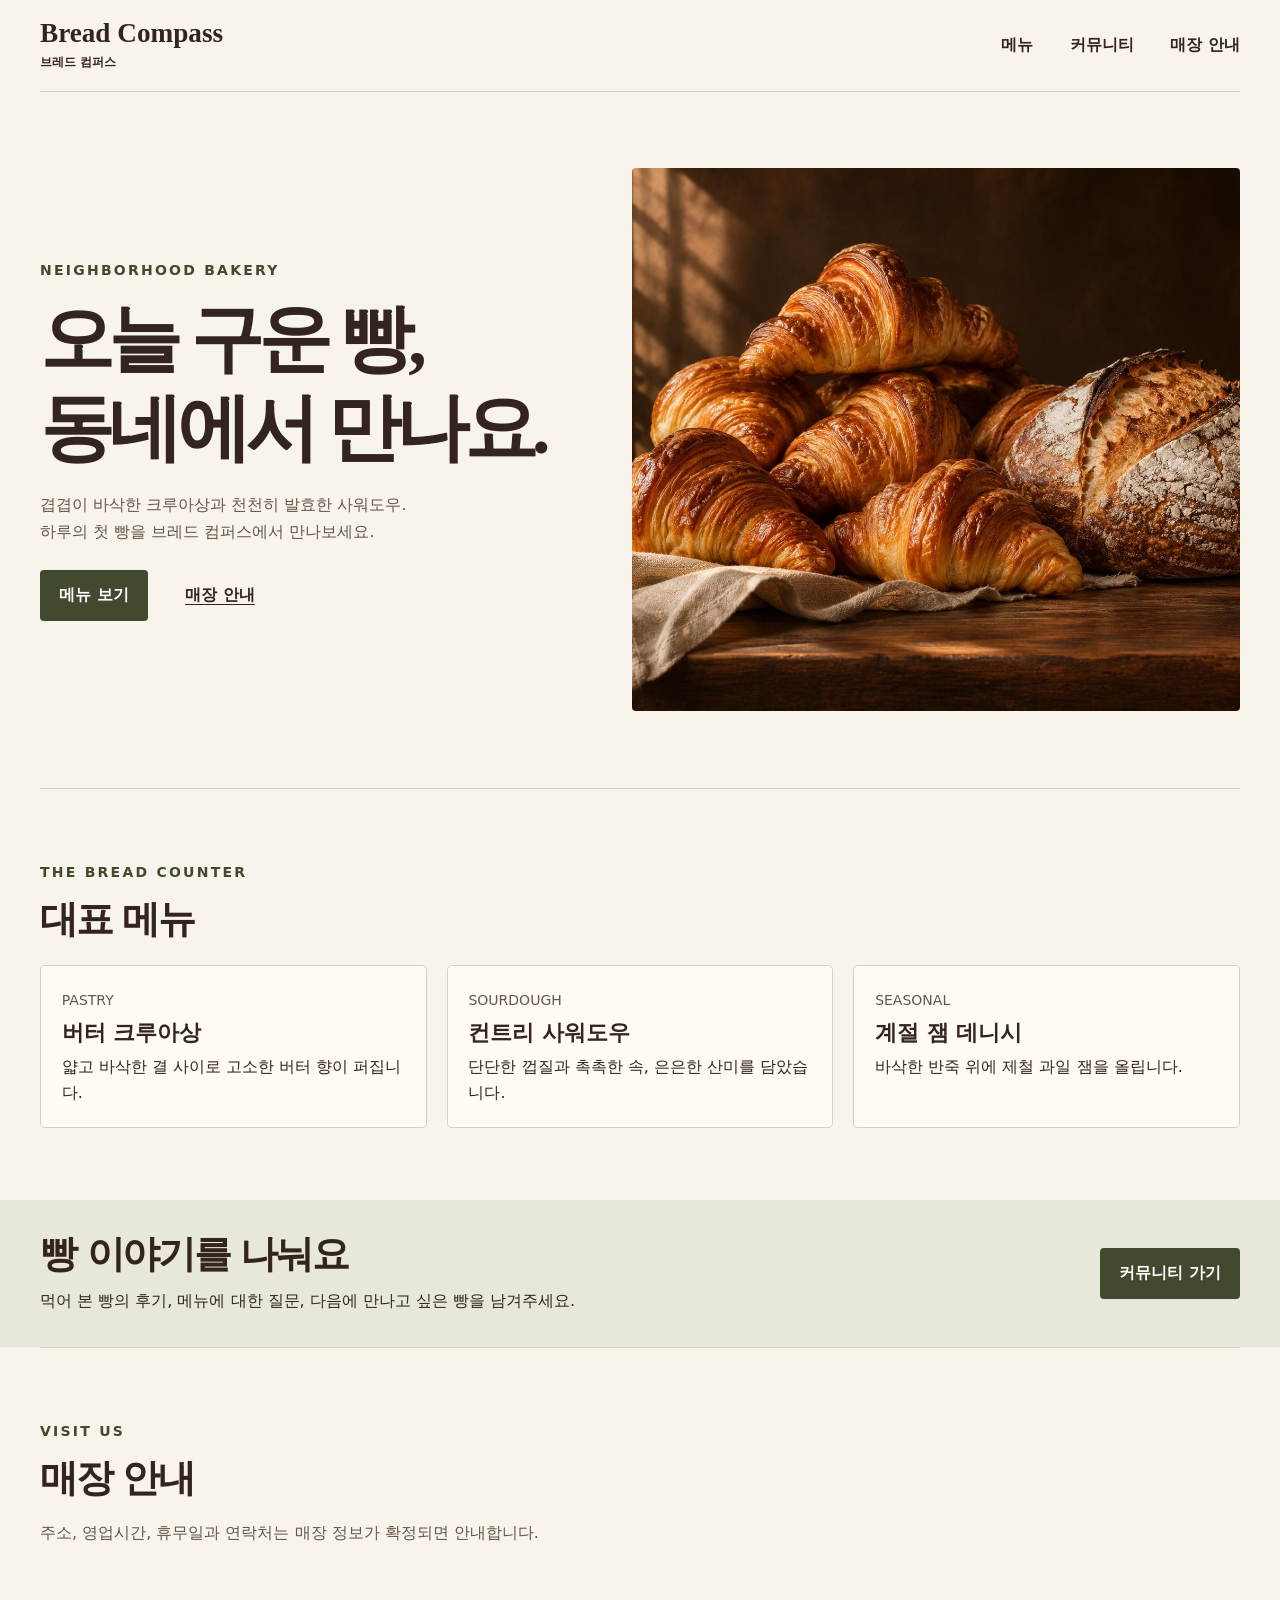
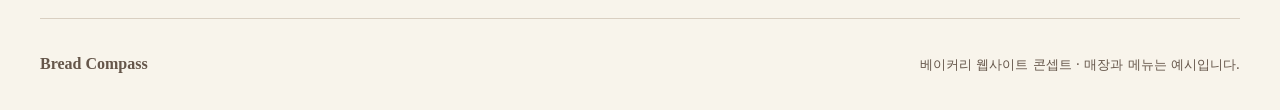
<file: docs/index.html>
<!doctype html>
<html lang="ko"><head><meta charset="utf-8"><meta name="viewport" content="width=device-width,initial-scale=1"><meta name="description" content="버터 크루아상과 사워도우를 굽는 동네 베이커리, 브레드 컴퍼스."><title>브레드 컴퍼스 · 동네 베이커리</title><link rel="stylesheet" href="style.css"><script defer src="motion.js"></script></head>
<body><header class="top wrap"><a class="brand" href="index.html">Bread Compass<span>브레드 컴퍼스</span></a><nav aria-label="주 메뉴"><a href="#menu">메뉴</a><a href="community.html">커뮤니티</a><a href="#visit">매장 안내</a></nav></header>
<main><section class="hero wrap"><div class="hero-copy"><p class="eyebrow">NEIGHBORHOOD BAKERY</p><h1>오늘 구운 빵,<br>동네에서 만나요.</h1><p>겹겹이 바삭한 크루아상과 천천히 발효한 사워도우.<br>하루의 첫 빵을 브레드 컴퍼스에서 만나보세요.</p><div class="actions"><a class="button" href="#menu">메뉴 보기</a><a class="plain" href="#visit">매장 안내</a></div></div><img src="bread.jpg" alt="나무 테이블에 놓인 버터 크루아상과 사워도우" fetchpriority="high"></section>
<section id="menu" class="wrap section"><p class="eyebrow">THE BREAD COUNTER</p><h2>대표 메뉴</h2><div class="menu"><article><span>PASTRY</span><h3>버터 크루아상</h3><p>얇고 바삭한 결 사이로 고소한 버터 향이 퍼집니다.</p></article><article><span>SOURDOUGH</span><h3>컨트리 사워도우</h3><p>단단한 껍질과 촉촉한 속, 은은한 산미를 담았습니다.</p></article><article><span>SEASONAL</span><h3>계절 잼 데니시</h3><p>바삭한 반죽 위에 제철 과일 잼을 올립니다.</p></article></div></section>
<section class="community-band"><div class="wrap band"><div><h2>빵 이야기를 나눠요</h2><p>먹어 본 빵의 후기, 메뉴에 대한 질문, 다음에 만나고 싶은 빵을 남겨주세요.</p></div><a class="button" href="community.html">커뮤니티 가기</a></div></section>
<section id="visit" class="wrap section"><p class="eyebrow">VISIT US</p><h2>매장 안내</h2><p>주소, 영업시간, 휴무일과 연락처는 매장 정보가 확정되면 안내합니다.</p></section></main>
<footer class="wrap footer"><span>Bread Compass</span><small>베이커리 웹사이트 콘셉트 · 매장과 메뉴는 예시입니다.</small></footer></body></html>
</file>
<file: docs/style.css>
@charset "UTF-8";
:root{color-scheme:light;--paper:#f8f4eb;--ink:#33241e;--muted:#65564a;--olive:#41492e;--line:#d9cfc1;--serif:Georgia,"Batang","바탕",serif}
*{box-sizing:border-box}body{margin:0;background:var(--paper);color:var(--ink);font:1rem/1.65 system-ui,"Malgun Gothic",sans-serif}a{color:inherit;text-underline-offset:.24em}h1,h2,h3,p{margin:0}h1,h2,h3{line-height:1.2}h1{font-family:var(--serif);font-size:clamp(2.65rem,5.8vw,5.3rem);letter-spacing:-.075em}h2{font-size:clamp(1.7rem,3vw,2.35rem);letter-spacing:-.06em}h3{font-size:1.35rem}.wrap{width:min(100% - 3rem,1200px);margin-inline:auto}.top{display:flex;justify-content:space-between;align-items:center;gap:1.25rem;padding-block:1.25rem;border-bottom:1px solid var(--line)}.brand{text-decoration:none;font:700 1.7rem/1 var(--serif)}.brand span{display:block;font:600 .76rem/1.4 system-ui;margin-top:.4rem}.top nav,.actions{display:flex;align-items:center;gap:clamp(.9rem,3vw,2.3rem);flex-wrap:wrap}.top nav a{text-decoration:none;font-weight:650}.top nav a:hover,.top nav [aria-current]{text-decoration:underline}
.hero{display:grid;grid-template-columns:.93fr 1.07fr;gap:clamp(1.5rem,5vw,5rem);align-items:center;padding-block:clamp(2rem,6vw,5.5rem)}.hero img{width:100%;aspect-ratio:1.12;object-fit:cover;display:block;border-radius:.25rem}.eyebrow{font-size:.875rem;font-weight:750;letter-spacing:.16em;color:var(--olive);margin-bottom:.8rem}.hero-copy>p:not(.eyebrow),.section>p:not(.eyebrow){margin-top:1.2rem;color:var(--muted)}.actions{margin-top:1.55rem}.plain{font-weight:650}.button{display:inline-block;background:var(--olive);color:white;padding:.7rem 1.15rem;border:1px solid transparent;border-radius:.25rem;font:inherit;font-weight:650;text-decoration:none;cursor:pointer}.button:hover{background:#303720}.button:disabled{opacity:.6;cursor:wait}:focus-visible{outline:3px solid #a75931;outline-offset:3px}
.section{padding-block:clamp(2.5rem,6vw,4.5rem);border-top:1px solid var(--line)}.menu{display:grid;grid-template-columns:repeat(3,1fr);gap:1.25rem;margin-top:1.45rem}.menu article,.composer,.post{border:1px solid var(--line);border-radius:.3rem;background:#fffaf2;padding:1.3rem}.menu span,.metadata{font-size:.875rem;color:var(--muted)}.menu h3{margin:.45rem 0}.community-band{background:#e7e8d9}.band,.footer{display:flex;justify-content:space-between;align-items:center;gap:1rem;flex-wrap:wrap;padding-block:2rem}.band p{margin-top:.7rem}.footer{border-top:1px solid var(--line);color:var(--muted)}.footer span,.footer a{font-family:var(--serif);font-weight:bold}
.forum{border-top:0}.forum h1{font-size:clamp(2.5rem,6vw,4.2rem)}.forum-layout{display:grid;grid-template-columns:minmax(0,1.6fr) minmax(15rem,1fr);align-items:start;gap:1.4rem;margin-top:2rem}.board-heading{display:flex;align-items:center;gap:.65rem;flex-wrap:wrap}.board-heading h2{margin-right:auto}.board-heading select{width:auto}form,label, #posts{display:grid;gap:.5rem}form{gap:.9rem;margin-top:1rem}label{font-weight:650}input,textarea,select{width:100%;font:inherit;color:var(--ink);background:#fffdf8;border:1px solid #a99c8f;border-radius:.25rem;padding:.55rem .65rem}textarea{resize:vertical}form .button{justify-self:start}form [role=status]:empty{display:none}#status{margin:.8rem 0;color:var(--muted)}.post{overflow-wrap:anywhere}.post h3{margin:.4rem 0}.post-body,.comment{white-space:pre-wrap}.post details{margin-top:.9rem;border-top:1px solid var(--line);padding-top:.65rem}.post summary{cursor:pointer;font-weight:650}.comment{padding:.6rem 0;border-bottom:1px solid var(--line)}.comment strong{display:block}.post[data-notice]{background:#eef0e4}
@media(max-width:760px){.hero,.forum-layout{grid-template-columns:1fr}.hero img{aspect-ratio:1.45}.menu{grid-template-columns:1fr}.top{align-items:flex-start;flex-direction:column}.wrap{width:calc(100% - 2rem)}}


@keyframes bread-arrival {
  from { opacity: 0; transform: translateY(16px); }
  to { opacity: 1; transform: translateY(0); }
}

@media (prefers-reduced-motion: no-preference) {
  html { scroll-behavior: smooth; }
  .hero img { animation: bread-arrival 850ms ease-out backwards; }
  .menu article.arrived { animation: bread-arrival 550ms ease-out backwards; }
  .menu article:nth-child(2) { animation-delay: 80ms; }
  .menu article:nth-child(3) { animation-delay: 160ms; }
  .button { transition: transform 160ms ease, background-color 160ms ease; }
  .button:active { transform: translateY(2px); }
}
.write-shortcut { display: none; }
@media (max-width: 760px) {
  body { word-break: keep-all; overflow-wrap: anywhere; }
  .top { gap: .65rem; padding-block: 1rem .45rem; }
  .top nav { display: grid; grid-template-columns: repeat(3, 1fr); width: 100%; gap: .4rem; }
  .top nav a { display: grid; place-items: center; min-height: 44px; }
  .hero { padding-block: 1.65rem; gap: 1.4rem; }
  .hero-copy > p br { display: none; }
  .hero h1 { font-size: clamp(2.1rem, 10vw, 3.7rem); }
  .hero img { aspect-ratio: 1.65; }
  .actions .plain, .post summary { display: inline-flex; align-items: center; min-height: 44px; }
  .section { padding-block: 2rem; }
  .forum-layout { grid-template-columns: minmax(0, 1fr); }
  .write-shortcut { display: inline-block; margin-top: 1rem; }
  .board-heading select { max-width: 52%; }
  .composer, .post { padding: 1rem; }
  input, textarea, select { min-width: 0; min-height: 44px; }
  form .button { width: 100%; }
}
</file>
